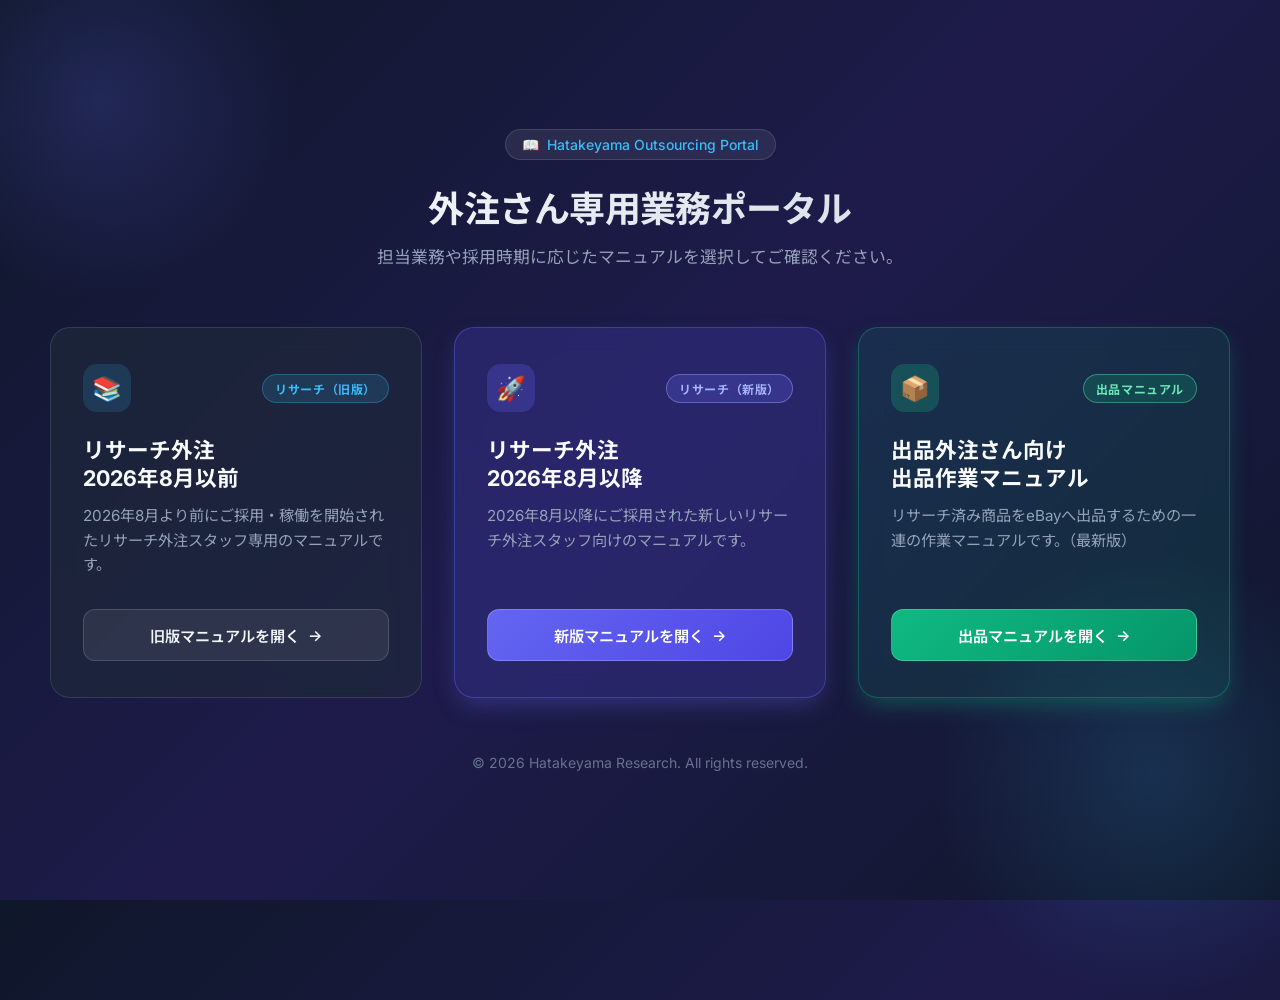
<file: index.html>
<!DOCTYPE html>
<html lang="ja">
<head>
  <meta charset="UTF-8">
  <meta name="viewport" content="width=device-width, initial-scale=1.0">
  <title>リサーチ外注さん専用ポータル | Hatakeyama Manual</title>
  <meta name="description" content="リサーチ外注スタッフ専用の業務マニュアルポータルサイトです。ご採用時期に応じたマニュアルへ移動できます。">
  
  <!-- Google Fonts -->
  <link rel="preconnect" href="https://fonts.googleapis.com">
  <link rel="preconnect" href="https://fonts.gstatic.com" crossorigin>
  <link href="https://fonts.googleapis.com/css2?family=Inter:wght@400;500;600;700&family=Noto+Sans+JP:wght@400;500;700&display=swap" rel="stylesheet">

  <style>
    :root {
      --bg-gradient: linear-gradient(135deg, #0f172a 0%, #1e1b4b 50%, #0f172a 100%);
      --card-bg-v1: rgba(30, 41, 59, 0.7);
      --card-bg-v2: rgba(49, 46, 129, 0.6);
      --card-border-v1: rgba(148, 163, 184, 0.2);
      --card-border-v2: rgba(99, 102, 241, 0.4);
      --text-main: #f8fafc;
      --text-muted: #94a3b8;
      --accent-v1: #38bdf8;
      --accent-v2: #6366f1;
      --accent-v2-glow: rgba(99, 102, 241, 0.35);
      --badge-v1: rgba(56, 189, 248, 0.15);
      --badge-v2: rgba(99, 102, 241, 0.25);
      --card-bg-listing: rgba(16, 185, 129, 0.12);
      --card-border-listing: rgba(16, 185, 129, 0.35);
      --accent-listing: #10b981;
      --accent-listing-glow: rgba(16, 185, 129, 0.35);
      --badge-listing: rgba(16, 185, 129, 0.2);
    }

    * {
      box-sizing: border-box;
      margin: 0;
      padding: 0;
    }

    body {
      font-family: 'Inter', 'Noto Sans JP', -apple-system, BlinkMacSystemFont, sans-serif;
      background: var(--bg-gradient);
      color: var(--text-main);
      min-height: 100vh;
      display: flex;
      flex-direction: column;
      justify-content: center;
      align-items: center;
      padding: 2rem 1.5rem;
      overflow-x: hidden;
      position: relative;
    }

    /* Ambient Background Glows */
    body::before {
      content: '';
      position: absolute;
      width: 400px;
      height: 400px;
      background: radial-gradient(circle, rgba(99, 102, 241, 0.2) 0%, rgba(0,0,0,0) 70%);
      top: -100px;
      left: -100px;
      z-index: 0;
      pointer-events: none;
    }

    body::after {
      content: '';
      position: absolute;
      width: 450px;
      height: 450px;
      background: radial-gradient(circle, rgba(56, 189, 248, 0.15) 0%, rgba(0,0,0,0) 70%);
      bottom: -100px;
      right: -100px;
      z-index: 0;
      pointer-events: none;
    }

    .container {
      max-width: 1180px;
      width: 100%;
      z-index: 1;
      text-align: center;
    }

    header {
      margin-bottom: 3.5rem;
    }

    .logo-badge {
      display: inline-flex;
      align-items: center;
      gap: 0.5rem;
      background: rgba(255, 255, 255, 0.08);
      border: 1px solid rgba(255, 255, 255, 0.12);
      padding: 0.4rem 1rem;
      border-radius: 9999px;
      font-size: 0.875rem;
      font-weight: 500;
      color: var(--accent-v1);
      margin-bottom: 1.25rem;
      backdrop-filter: blur(8px);
    }

    h1 {
      font-size: 2.25rem;
      font-weight: 700;
      letter-spacing: -0.02em;
      margin-bottom: 0.75rem;
      background: linear-gradient(135deg, #ffffff 0%, #cbd5e1 100%);
      -webkit-background-clip: text;
      -webkit-text-fill-color: transparent;
    }

    .subtitle {
      font-size: 1.05rem;
      color: var(--text-muted);
      line-height: 1.6;
    }

    .grid {
      display: grid;
      grid-template-columns: repeat(auto-fit, minmax(320px, 1fr));
      gap: 2rem;
      margin-bottom: 3.5rem;
    }

    .card {
      position: relative;
      border-radius: 1.25rem;
      padding: 2.25rem 2rem;
      text-align: left;
      text-decoration: none;
      color: inherit;
      display: flex;
      flex-direction: column;
      justify-content: space-between;
      transition: all 0.3s cubic-bezier(0.4, 0, 0.2, 1);
      backdrop-filter: blur(12px);
      overflow: hidden;
      cursor: pointer;
    }

    .card-v1 {
      background: var(--card-bg-v1);
      border: 1px solid var(--card-border-v1);
    }

    .card-v1:hover {
      transform: translateY(-6px);
      border-color: var(--accent-v1);
      box-shadow: 0 20px 30px -10px rgba(56, 189, 248, 0.2);
    }

    .card-v2 {
      background: var(--card-bg-v2);
      border: 1px solid var(--card-border-v2);
      box-shadow: 0 10px 25px -5px var(--accent-v2-glow);
    }

    .card-v2:hover {
      transform: translateY(-6px);
      border-color: #818cf8;
      box-shadow: 0 25px 35px -10px rgba(99, 102, 241, 0.4);
    }

    .card-listing {
      background: var(--card-bg-listing);
      border: 1px solid var(--card-border-listing);
      box-shadow: 0 10px 25px -5px var(--accent-listing-glow);
    }

    .card-listing:hover {
      transform: translateY(-6px);
      border-color: #34d399;
      box-shadow: 0 25px 35px -10px rgba(16, 185, 129, 0.4);
    }

    .card-header {
      display: flex;
      justify-content: space-between;
      align-items: center;
      margin-bottom: 1.5rem;
    }

    .icon-box {
      width: 3rem;
      height: 3rem;
      border-radius: 0.85rem;
      display: flex;
      align-items: center;
      justify-content: center;
      font-size: 1.5rem;
    }

    .icon-v1 {
      background: rgba(56, 189, 248, 0.15);
      color: var(--accent-v1);
    }

    .icon-v2 {
      background: rgba(99, 102, 241, 0.25);
      color: #818cf8;
    }

    .icon-listing {
      background: rgba(16, 185, 129, 0.25);
      color: #34d399;
    }

    .tag {
      font-size: 0.75rem;
      font-weight: 700;
      padding: 0.3rem 0.75rem;
      border-radius: 9999px;
      text-transform: uppercase;
      letter-spacing: 0.05em;
    }

    .tag-v1 {
      background: var(--badge-v1);
      color: var(--accent-v1);
      border: 1px solid rgba(56, 189, 248, 0.3);
    }

    .tag-v2 {
      background: var(--badge-v2);
      color: #a5b4fc;
      border: 1px solid rgba(165, 180, 252, 0.4);
    }

    .tag-listing {
      background: var(--badge-listing);
      color: #6ee7b7;
      border: 1px solid rgba(110, 231, 183, 0.4);
    }

    .card-title {
      font-size: 1.35rem;
      font-weight: 700;
      margin-bottom: 0.75rem;
      line-height: 1.3;
    }

    .card-desc {
      font-size: 0.95rem;
      color: var(--text-muted);
      line-height: 1.6;
      margin-bottom: 2rem;
      flex-grow: 1;
    }

    .btn {
      display: inline-flex;
      align-items: center;
      justify-content: center;
      gap: 0.5rem;
      width: 100%;
      padding: 0.875rem 1.25rem;
      border-radius: 0.75rem;
      font-size: 0.95rem;
      font-weight: 600;
      transition: all 0.2s ease;
    }

    .btn-v1 {
      background: rgba(255, 255, 255, 0.08);
      color: #f1f5f9;
      border: 1px solid rgba(255, 255, 255, 0.15);
    }

    .card-v1:hover .btn-v1 {
      background: var(--accent-v1);
      color: #0f172a;
      border-color: var(--accent-v1);
    }

    .btn-v2 {
      background: linear-gradient(135deg, #6366f1 0%, #4f46e5 100%);
      color: #ffffff;
      border: 1px solid rgba(255, 255, 255, 0.2);
    }

    .card-v2:hover .btn-v2 {
      background: linear-gradient(135deg, #4f46e5 0%, #4338ca 100%);
      box-shadow: 0 4px 15px rgba(99, 102, 241, 0.4);
    }

    .btn-listing {
      background: linear-gradient(135deg, #10b981 0%, #059669 100%);
      color: #ffffff;
      border: 1px solid rgba(255, 255, 255, 0.2);
    }

    .card-listing:hover .btn-listing {
      background: linear-gradient(135deg, #059669 0%, #047857 100%);
      box-shadow: 0 4px 15px rgba(16, 185, 129, 0.4);
    }

    footer {
      font-size: 0.875rem;
      color: #64748b;
    }

    @media (max-width: 640px) {
      h1 {
        font-size: 1.75rem;
      }
      .grid {
        grid-template-columns: 1fr;
      }
    }
  </style>
</head>
<body>

  <div class="container">
    <header>
      <div class="logo-badge">
        <span>📖</span> Hatakeyama Outsourcing Portal
      </div>
      <h1>外注さん専用業務ポータル</h1>
      <p class="subtitle">担当業務や採用時期に応じたマニュアルを選択してご確認ください。</p>
    </header>

    <div class="grid">
      <!-- v1 Card -->
      <a href="/manual-v1/" onclick="window.location.href='/manual-v1/'; return true;" class="card card-v1" id="link-manual-v1">
        <div>
          <div class="card-header">
            <div class="icon-box icon-v1">📚</div>
            <span class="tag tag-v1">リサーチ（旧版）</span>
          </div>
          <h2 class="card-title">リサーチ外注<br>2026年8月以前</h2>
          <p class="card-desc">
            2026年8月より前にご採用・稼働を開始されたリサーチ外注スタッフ専用のマニュアルです。
          </p>
        </div>
        <div class="btn btn-v1">
          <span>旧版マニュアルを開く</span>
          <span>→</span>
        </div>
      </a>

      <!-- v2 Card -->
      <a href="/manual-v2/" onclick="window.location.href='/manual-v2/'; return true;" class="card card-v2" id="link-manual-v2">
        <div>
          <div class="card-header">
            <div class="icon-box icon-v2">🚀</div>
            <span class="tag tag-v2">リサーチ（新版）</span>
          </div>
          <h2 class="card-title">リサーチ外注<br>2026年8月以降</h2>
          <p class="card-desc">
            2026年8月以降にご採用された新しいリサーチ外注スタッフ向けのマニュアルです。
          </p>
        </div>
        <div class="btn btn-v2">
          <span>新版マニュアルを開く</span>
          <span>→</span>
        </div>
      </a>

      <!-- Listing Card -->
      <a href="/manual-listing/" onclick="window.location.href='/manual-listing/'; return true;" class="card card-listing" id="link-manual-listing">
        <div>
          <div class="card-header">
            <div class="icon-box icon-listing">📦</div>
            <span class="tag tag-listing">出品マニュアル</span>
          </div>
          <h2 class="card-title">出品外注さん向け<br>出品作業マニュアル</h2>
          <p class="card-desc">
            リサーチ済み商品をeBayへ出品するための一連の作業マニュアルです。（最新版）
          </p>
        </div>
        <div class="btn btn-listing">
          <span>出品マニュアルを開く</span>
          <span>→</span>
        </div>
      </a>
    </div>

    <footer>
      <p>&copy; 2026 Hatakeyama Research. All rights reserved.</p>
    </footer>
  </div>

</body>
</html>
</file>
